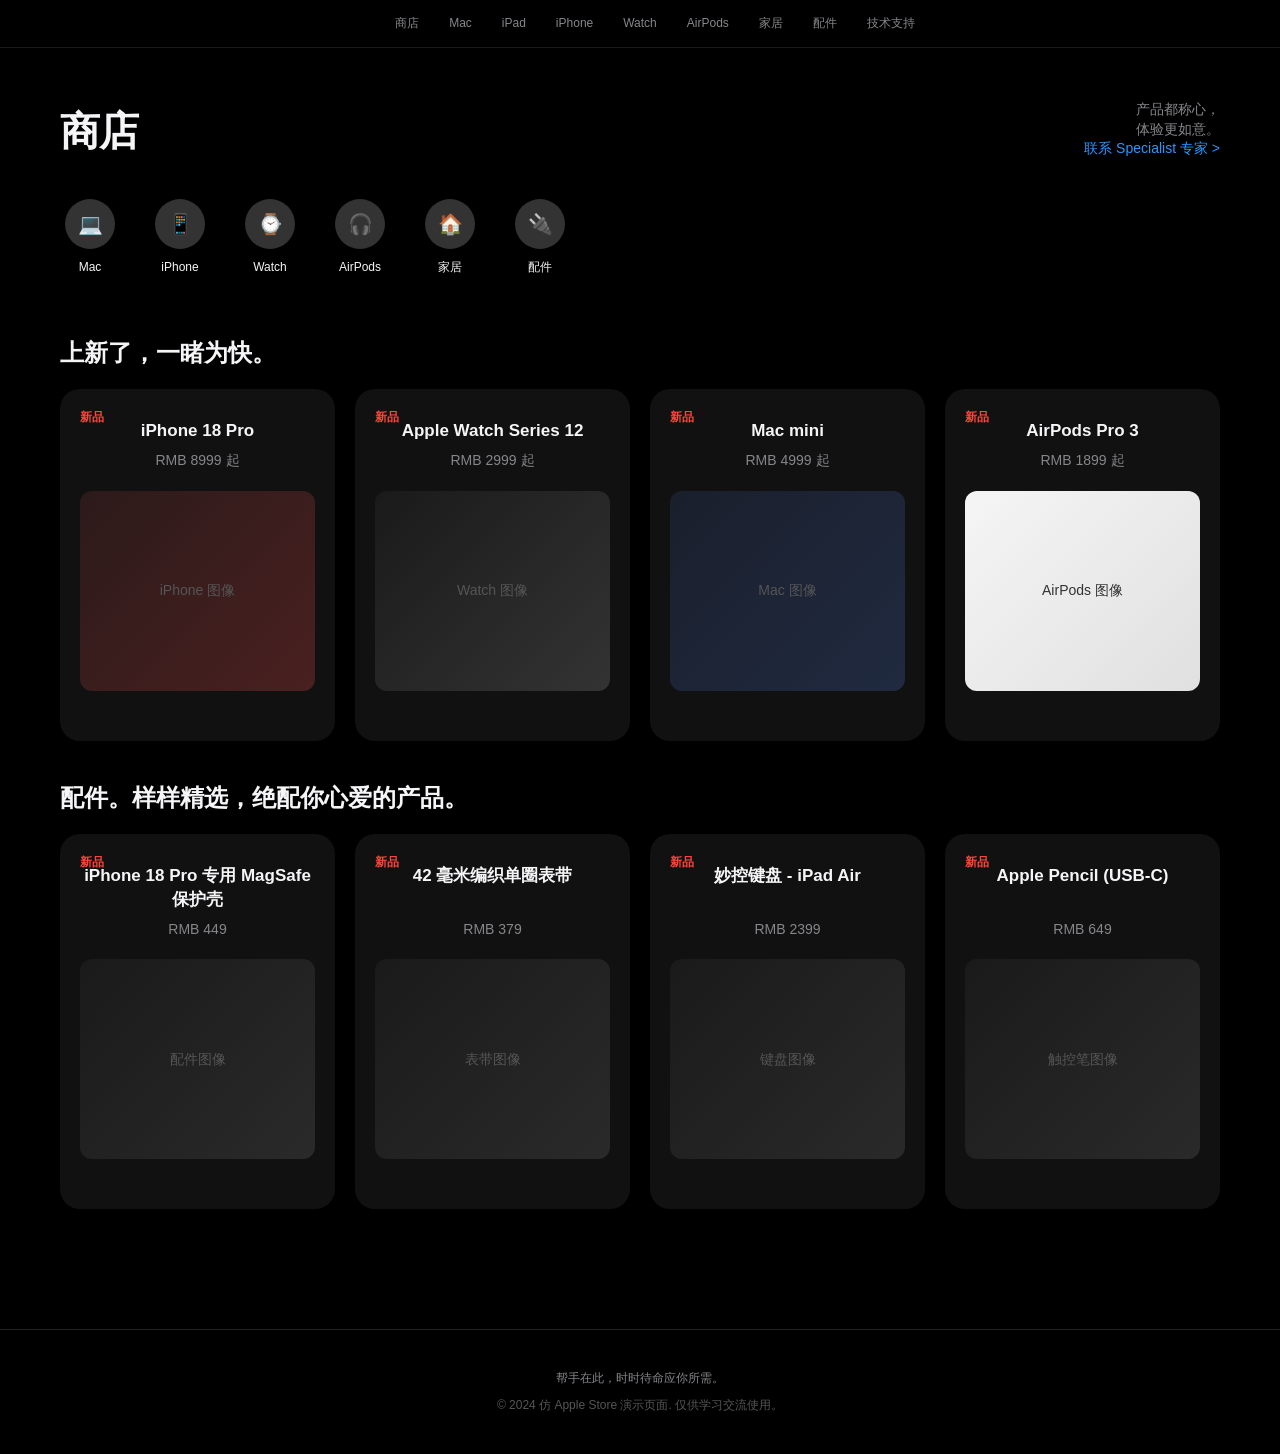
<file: src/main/resources/static/shop.html>
<!DOCTYPE html>
<html lang="zh-CN">
<head>
    <meta charset="UTF-8">
    <meta name="viewport" content="width=device-width, initial-scale=1.0">
    <title>Apple Store 风格商城 (深色动态版)</title>
    <style>
        /* 全局样式设定 */
        :root {
            --bg-color: #000000;
            --card-bg: #111111;
            --text-primary: #f5f5f7;
            --text-secondary: #86868b;
            --accent-blue: #2997ff;
            --card-radius: 20px;
        }

        * {
            margin: 0;
            padding: 0;
            box-sizing: border-box;
        }

        body {
            font-family: -apple-system, BlinkMacSystemFont, "SF Pro Text", "Helvetica Neue", Arial, sans-serif;
            background-color: var(--bg-color);
            color: var(--text-primary);
            line-height: 1.4;
            -webkit-font-smoothing: antialiased;
            overflow-x: hidden; /* 防止动画导致的横向滚动条 */
        }

        /* 顶部导航栏 */
        .navbar {
            position: fixed;
            top: 0;
            width: 100%;
            height: 48px;
            background-color: rgba(0, 0, 0, 0.8);
            backdrop-filter: blur(20px);
            -webkit-backdrop-filter: blur(20px);
            z-index: 1000;
            display: flex;
            justify-content: center;
            align-items: center;
            border-bottom: 1px solid rgba(255, 255, 255, 0.1);
        }

        .nav-content {
            display: flex;
            gap: 30px;
            font-size: 12px;
            color: var(--text-secondary);
        }

        .nav-content span {
            cursor: pointer;
            transition: color 0.3s;
        }

        .nav-content span:hover {
            color: var(--text-primary);
        }

        /* 页面主体容器 */
        .container {
            max-width: 1200px;
            margin: 0 auto;
            padding: 100px 20px 60px;
        }

        /* 标题区域 */
        .header-section {
            display: flex;
            justify-content: space-between;
            align-items: flex-end;
            margin-bottom: 40px;
        }

        .header-section h1 {
            font-size: 40px;
            font-weight: 600;
            letter-spacing: -1px;
        }

        .header-section .help-info {
            text-align: right;
            font-size: 14px;
            color: var(--text-secondary);
        }

        .header-section .help-info a {
            color: var(--accent-blue);
            text-decoration: none;
        }

        /* 分类图标栏 (横向滚动) */
        .category-nav {
            display: flex;
            gap: 30px;
            overflow-x: auto;
            padding-bottom: 20px;
            margin-bottom: 40px;
            scrollbar-width: none;
        }

        .category-nav::-webkit-scrollbar {
            display: none;
        }

        .category-item {
            display: flex;
            flex-direction: column;
            align-items: center;
            gap: 10px;
            cursor: pointer;
            min-width: 60px;
        }

        .category-item .icon-placeholder {
            width: 50px;
            height: 50px;
            background-color: #333;
            border-radius: 50%;
            display: flex;
            justify-content: center;
            align-items: center;
            font-size: 20px;
        }

        .category-item span {
            font-size: 12px;
            color: var(--text-primary);
        }

        /* 区块标题 */
        .section-title {
            font-size: 24px;
            font-weight: 600;
            margin-bottom: 20px;
            margin-top: 40px;
        }

        /* 网格布局 */
        .grid {
            display: grid;
            grid-template-columns: repeat(4, 1fr);
            gap: 20px;
        }

        /* 响应式调整 */
        @media (max-width: 1024px) {
            .grid { grid-template-columns: repeat(3, 1fr); }
        }
        @media (max-width: 768px) {
            .grid { grid-template-columns: repeat(2, 1fr); }
            .header-section { flex-direction: column; align-items: flex-start; gap: 20px; }
            .header-section .help-info { text-align: left; }
        }
        @media (max-width: 480px) {
            .grid { grid-template-columns: 1fr; }
        }

        /* 产品卡片设计 */
        .card {
            background-color: var(--card-bg);
            border-radius: var(--card-radius);
            padding: 30px 20px;
            display: flex;
            flex-direction: column;
            align-items: center;
            text-align: center;
            position: relative;
            transition: transform 0.4s cubic-bezier(0.25, 0.46, 0.45, 0.94), box-shadow 0.4s ease;
            overflow: hidden;
            cursor: pointer;
        }

        .card:hover {
            transform: translateY(-5px);
            box-shadow: 0 10px 30px rgba(255, 255, 255, 0.05);
        }

        /* 新品标签 */
        .tag-new {
            position: absolute;
            top: 20px;
            left: 20px;
            color: #ff453a;
            font-size: 12px;
            font-weight: 600;
        }

        /* 产品图片占位符 */
        .card-image {
            width: 100%;
            height: 200px;
            background: linear-gradient(135deg, #1a1a1a, #2a2a2a);
            border-radius: 12px;
            margin: 20px 0;
            display: flex;
            justify-content: center;
            align-items: center;
            color: #555;
            font-size: 14px;
        }

        .img-iphone { background: linear-gradient(135deg, #2c1a1a, #4a2020); }
        .img-watch { background: linear-gradient(135deg, #1a1a1a, #333333); }
        .img-mac { background: linear-gradient(135deg, #1a1f2c, #202a40); }
        .img-airpods { background: linear-gradient(135deg, #f5f5f5, #e0e0e0); color: #333; }

        .card-title {
            font-size: 17px;
            font-weight: 600;
            margin-bottom: 8px;
        }

        .card-price {
            font-size: 14px;
            color: var(--text-secondary);
            margin-top: auto;
        }

        /* 底部 */
        .footer {
            text-align: center;
            padding: 40px 0;
            color: var(--text-secondary);
            font-size: 12px;
            border-top: 1px solid #222;
            margin-top: 60px;
        }

        /* =========================================
           滚动显现动画 (Scroll Reveal) CSS 核心部分
           ========================================= */

        /* 需要动画的元素初始状态：透明且向下偏移30px */
        .reveal {
            opacity: 0;
            transform: translateY(30px);
            /* 使用平滑的贝塞尔曲线，让动画看起来像苹果一样高级 */
            transition: opacity 0.8s cubic-bezier(0.25, 0.46, 0.45, 0.94),
            transform 0.8s cubic-bezier(0.25, 0.46, 0.45, 0.94);
        }

        /* 当元素进入视口（添加 active 类后）的状态：完全可见且回到原位 */
        .reveal.active {
            opacity: 1;
            transform: translateY(0);
        }

        /* 可选：为了增加错落有致的动画感，可以延迟卡片内的子元素出现 */
        .card .card-title, .card .card-price, .card .card-image {
            transition: opacity 0.8s ease 0.2s, transform 0.8s ease 0.2s;
            opacity: 0;
            transform: translateY(10px);
        }

        .card.active .card-title, .card.active .card-price, .card.active .card-image {
            opacity: 1;
            transform: translateY(0);
        }

    </style>
</head>
<body>

<!-- 顶部导航 -->
<nav class="navbar">
    <div class="nav-content">
        <span></span>
        <span>商店</span>
        <span>Mac</span>
        <span>iPad</span>
        <span>iPhone</span>
        <span>Watch</span>
        <span>AirPods</span>
        <span>家居</span>
        <span>配件</span>
        <span>技术支持</span>
    </div>
</nav>

<main class="container">

    <!-- 头部标题区 -->
    <header class="header-section reveal">
        <h1>商店</h1>
        <div class="help-info">
            <p>产品都称心，<br>体验更如意。</p>
            <a href="#">联系 Specialist 专家 ></a>
        </div>
    </header>

    <!-- 分类图标导航 -->
    <div class="category-nav reveal">
        <div class="category-item">
            <div class="icon-placeholder">💻</div>
            <span>Mac</span>
        </div>
        <div class="category-item">
            <div class="icon-placeholder">📱</div>
            <span>iPhone</span>
        </div>
        <div class="category-item">
            <div class="icon-placeholder">⌚️</div>
            <span>Watch</span>
        </div>
        <div class="category-item">
            <div class="icon-placeholder">🎧</div>
            <span>AirPods</span>
        </div>
        <div class="category-item">
            <div class="icon-placeholder">🏠</div>
            <span>家居</span>
        </div>
        <div class="category-item">
            <div class="icon-placeholder">🔌</div>
            <span>配件</span>
        </div>
    </div>

    <!-- 最新产品区块 -->
    <h2 class="section-title reveal">上新了，一睹为快。</h2>
    <div class="grid">
        <!-- 卡片 1 (加上 reveal 类) -->
        <div class="card reveal">
            <span class="tag-new">新品</span>
            <h3 class="card-title">iPhone 18 Pro</h3>
            <p class="card-price">RMB 8999 起</p>
            <div class="card-image img-iphone">iPhone 图像</div>
        </div>
        <!-- 卡片 2 -->
        <div class="card reveal">
            <span class="tag-new">新品</span>
            <h3 class="card-title">Apple Watch Series 12</h3>
            <p class="card-price">RMB 2999 起</p>
            <div class="card-image img-watch">Watch 图像</div>
        </div>
        <!-- 卡片 3 -->
        <div class="card reveal">
            <span class="tag-new">新品</span>
            <h3 class="card-title">Mac mini</h3>
            <p class="card-price">RMB 4999 起</p>
            <div class="card-image img-mac">Mac 图像</div>
        </div>
        <!-- 卡片 4 -->
        <div class="card reveal">
            <span class="tag-new">新品</span>
            <h3 class="card-title">AirPods Pro 3</h3>
            <p class="card-price">RMB 1899 起</p>
            <div class="card-image img-airpods">AirPods 图像</div>
        </div>
    </div>

    <!-- 配件区块 -->
    <h2 class="section-title reveal">配件。样样精选，绝配你心爱的产品。</h2>
    <div class="grid">
        <!-- 卡片 5 -->
        <div class="card reveal">
            <span class="tag-new">新品</span>
            <h3 class="card-title">iPhone 18 Pro 专用 MagSafe 保护壳</h3>
            <p class="card-price">RMB 449</p>
            <div class="card-image">配件图像</div>
        </div>
        <!-- 卡片 6 -->
        <div class="card reveal">
            <span class="tag-new">新品</span>
            <h3 class="card-title">42 毫米编织单圈表带</h3>
            <p class="card-price">RMB 379</p>
            <div class="card-image">表带图像</div>
        </div>
        <!-- 卡片 7 -->
        <div class="card reveal">
            <span class="tag-new">新品</span>
            <h3 class="card-title">妙控键盘 - iPad Air</h3>
            <p class="card-price">RMB 2399</p>
            <div class="card-image">键盘图像</div>
        </div>
        <!-- 卡片 8 -->
        <div class="card reveal">
            <span class="tag-new">新品</span>
            <h3 class="card-title">Apple Pencil (USB-C)</h3>
            <p class="card-price">RMB 649</p>
            <div class="card-image">触控笔图像</div>
        </div>
    </div>

</main>

<!-- 底部 -->
<footer class="footer reveal">
    <p>帮手在此，时时待命应你所需。</p>
    <p style="margin-top: 10px; color: #555;">© 2024 仿 Apple Store 演示页面. 仅供学习交流使用。</p>
</footer>

<!-- =========================================
     JavaScript 动态交互逻辑
     ========================================= -->
<script>
    document.addEventListener("DOMContentLoaded", function() {
        // 1. 选中所有带有 .reveal 类的元素
        const revealElements = document.querySelectorAll('.reveal');

        // 2. 配置 Intersection Observer (观察者)
        // threshold: 0.15 表示当元素有 15% 出现在屏幕中时，就触发动画
        const observerOptions = {
            root: null, // 默认使用浏览器视口
            rootMargin: '0px 0px -50px 0px', // 稍微提前触发（底部向内缩进50px）
            threshold: 0.15
        };

        // 3. 创建观察者实例
        const observer = new IntersectionObserver((entries, observer) => {
            entries.forEach(entry => {
                // 如果元素进入视口 (isIntersecting 为 true)
                if (entry.isIntersecting) {
                    // 给元素添加 active 类，触发 CSS 过渡动画
                    entry.target.classList.add('active');

                    // 动画完成后停止观察该元素（避免来回滚动时反复触发，节省性能）
                    // 如果你想让用户每次滚回来都有动画，把这行注释掉即可
                    observer.unobserve(entry.target);
                }
            });
        }, observerOptions);

        // 4. 让观察者开始观察所有选中的元素
        revealElements.forEach(element => {
            observer.observe(element);
        });
    });
</script>
</body>
</html>
</file>
